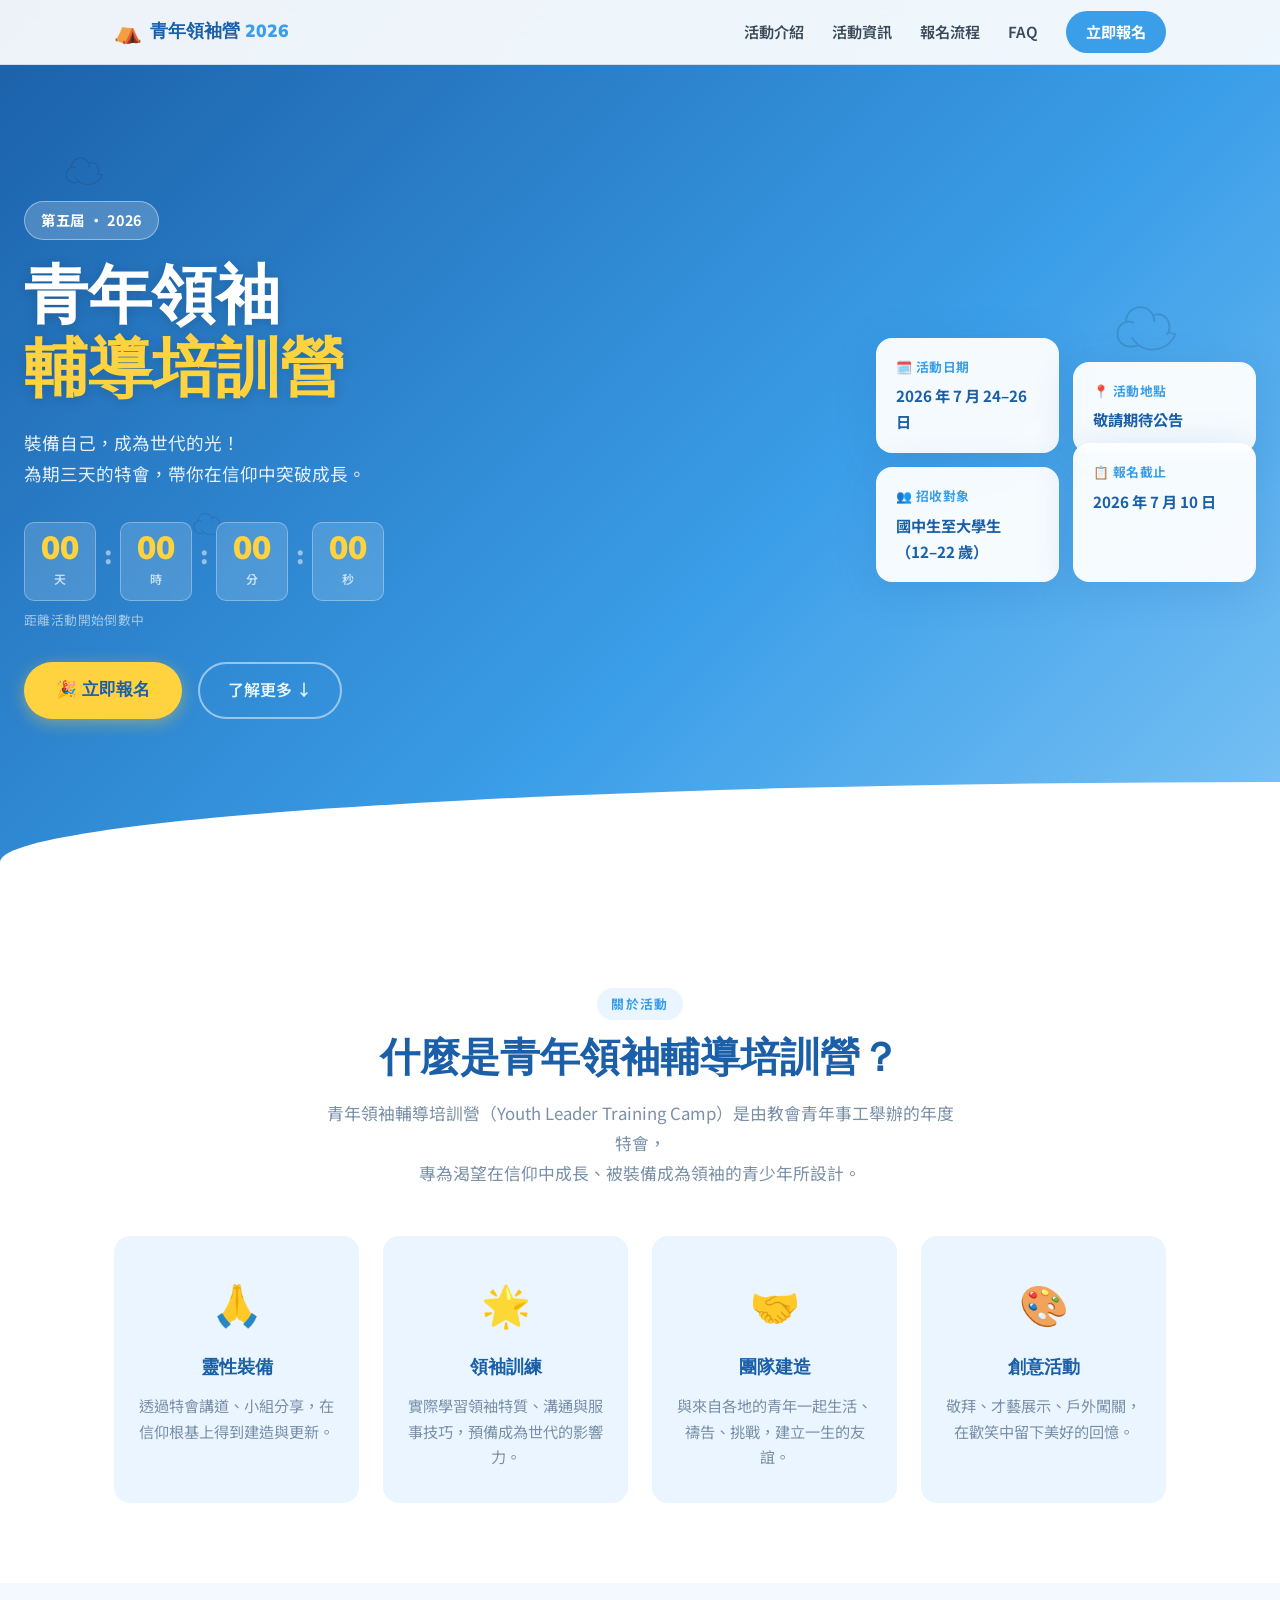
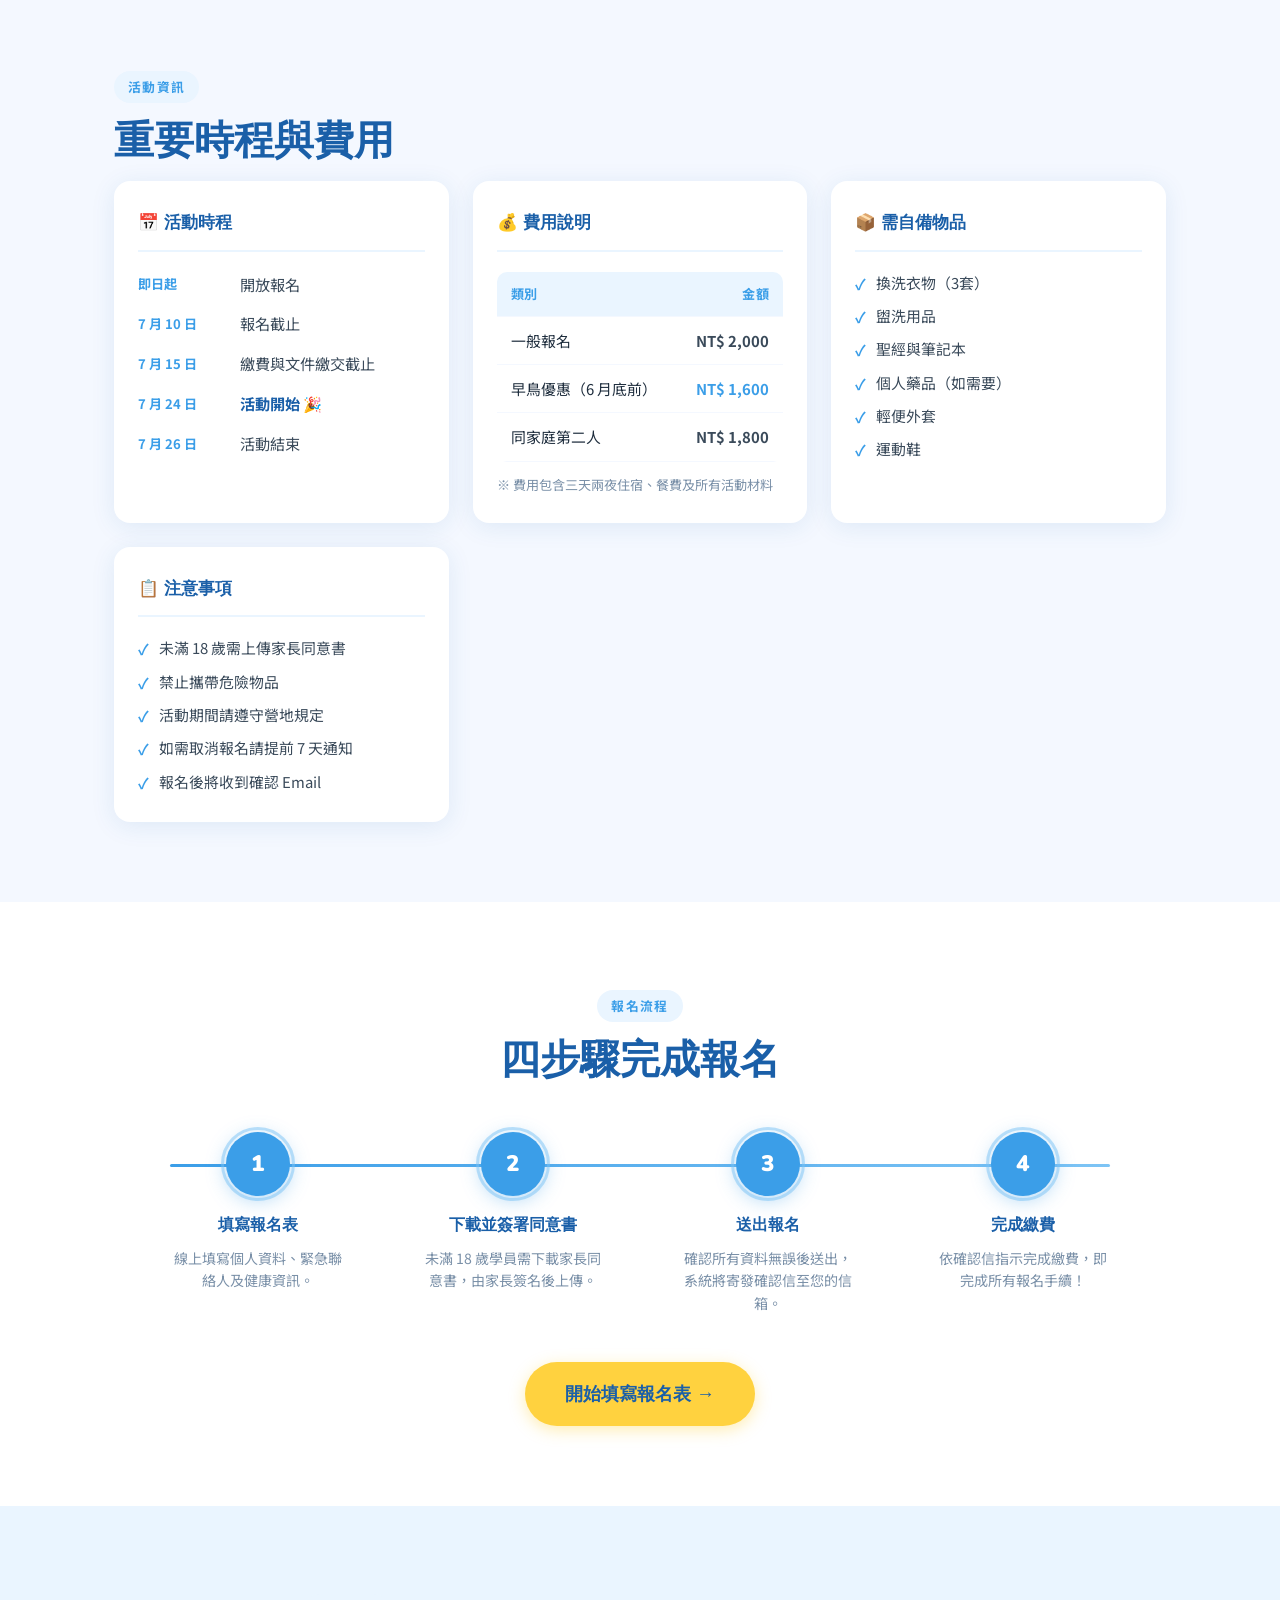
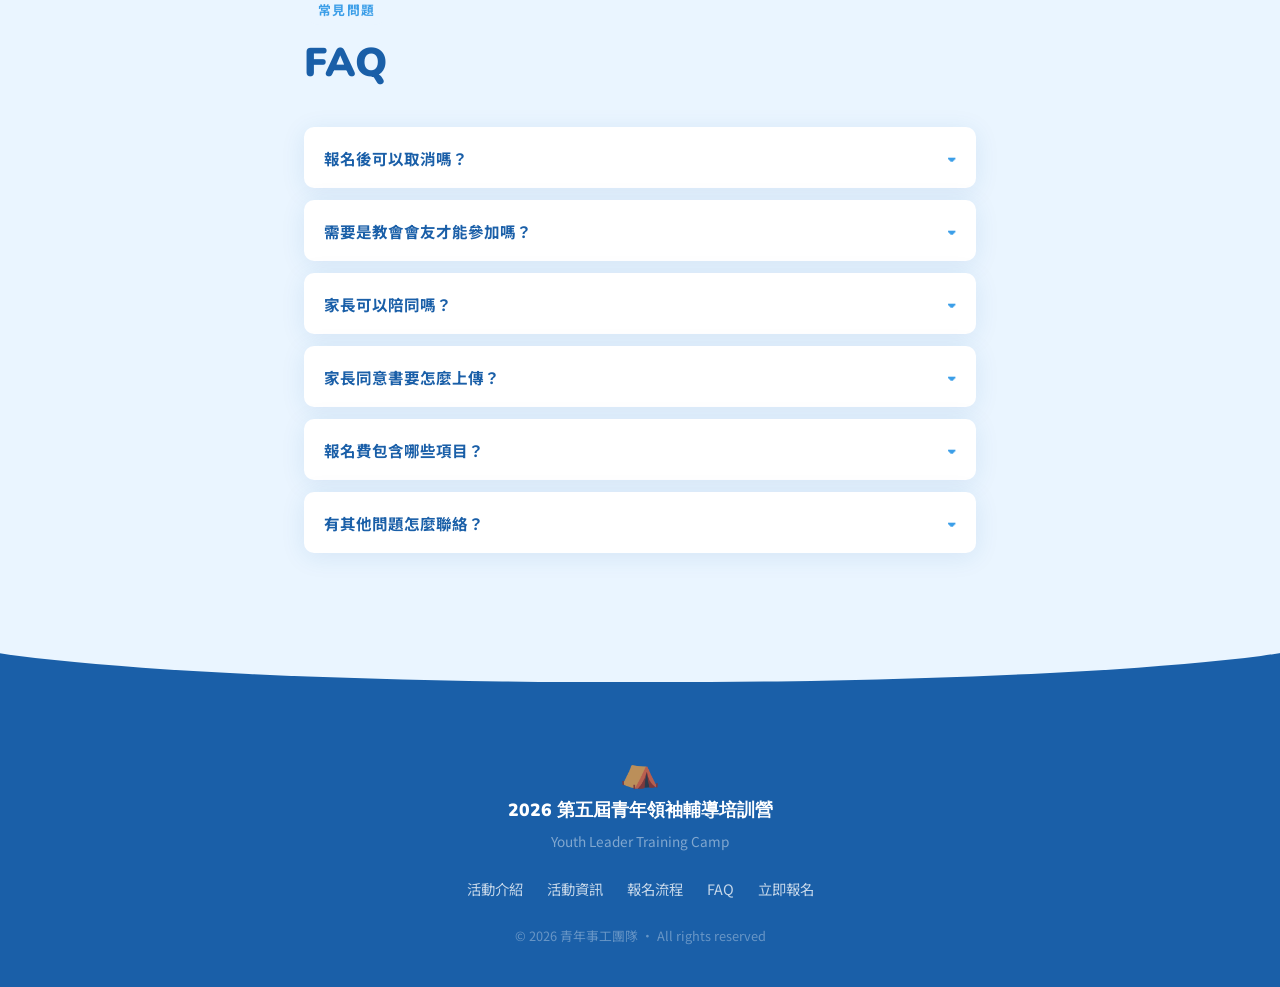
<file: index.html>
<!DOCTYPE html>
<html lang="zh-TW">
<head>
  <meta charset="UTF-8" />
  <meta name="viewport" content="width=device-width, initial-scale=1.0" />
  <title>2026 第五屆青年領袖輔導培訓營</title>
  <link rel="preconnect" href="https://fonts.googleapis.com" />
  <link rel="preconnect" href="https://fonts.gstatic.com" crossorigin />
  <link href="https://fonts.googleapis.com/css2?family=Nunito:wght@400;600;700;900&family=Noto+Sans+TC:wght@400;500;700&display=swap" rel="stylesheet" />
  <link rel="stylesheet" href="./css/style.css" />
</head>
<body>

  <!-- ===== 導覽列 ===== -->
  <header class="navbar" id="navbar">
    <div class="nav-inner">
      <div class="nav-logo">
        <span class="logo-icon">⛺</span>
        <span class="logo-text">青年領袖營 <em>2026</em></span>
      </div>
      <nav class="nav-links" id="navLinks">
        <a href="#about">活動介紹</a>
        <a href="#schedule">活動資訊</a>
        <a href="#steps">報名流程</a>
        <a href="#faq">FAQ</a>
        <a href="./register.html" class="btn-nav">立即報名</a>
      </nav>
      <button class="nav-toggle" id="navToggle" aria-label="選單">
        <span></span><span></span><span></span>
      </button>
    </div>
  </header>

  <!-- ===== HERO ===== -->
  <section class="hero">
    <div class="hero-bg">
      <div class="wave wave1"></div>
      <div class="wave wave2"></div>
      <div class="cloud c1">☁️</div>
      <div class="cloud c2">☁️</div>
      <div class="cloud c3">☁️</div>
    </div>
    <div class="hero-content">
      <div class="hero-badge">第五屆 · 2026</div>
      <h1 class="hero-title">
        青年領袖<br />
        <span class="accent">輔導培訓營</span>
      </h1>
      <p class="hero-sub">裝備自己，成為世代的光！<br />為期三天的特會，帶你在信仰中突破成長。</p>

      <div class="countdown" id="countdown">
        <div class="cd-item">
          <span class="cd-num" id="cd-days">--</span>
          <span class="cd-label">天</span>
        </div>
        <span class="cd-sep">:</span>
        <div class="cd-item">
          <span class="cd-num" id="cd-hours">--</span>
          <span class="cd-label">時</span>
        </div>
        <span class="cd-sep">:</span>
        <div class="cd-item">
          <span class="cd-num" id="cd-mins">--</span>
          <span class="cd-label">分</span>
        </div>
        <span class="cd-sep">:</span>
        <div class="cd-item">
          <span class="cd-num" id="cd-secs">--</span>
          <span class="cd-label">秒</span>
        </div>
      </div>
      <p class="cd-caption">距離活動開始倒數中</p>

      <div class="hero-cta">
        <a href="./register.html" class="btn-primary">🎉 立即報名</a>
        <a href="#about" class="btn-ghost">了解更多 ↓</a>
      </div>
    </div>

    <div class="hero-visual">
      <div class="camp-card">
        <div class="camp-card-header">🗓️ 活動日期</div>
        <div class="camp-card-body">2026 年 7 月 24–26 日</div>
      </div>
      <div class="camp-card">
        <div class="camp-card-header">📍 活動地點</div>
        <div class="camp-card-body">敬請期待公告</div>
      </div>
      <div class="camp-card">
        <div class="camp-card-header">👥 招收對象</div>
        <div class="camp-card-body">國中生至大學生（12–22 歲）</div>
      </div>
      <div class="camp-card">
        <div class="camp-card-header">📋 報名截止</div>
        <div class="camp-card-body">2026 年 7 月 10 日</div>
      </div>
    </div>
  </section>

  <!-- ===== 關於活動 ===== -->
  <section class="section about" id="about">
    <div class="container">
      <div class="section-label">關於活動</div>
      <h2 class="section-title">什麼是青年領袖輔導培訓營？</h2>
      <p class="section-desc">
        青年領袖輔導培訓營（Youth Leader Training Camp）是由教會青年事工舉辦的年度特會，<br class="br-desktop" />
        專為渴望在信仰中成長、被裝備成為領袖的青少年所設計。
      </p>

      <div class="features-grid">
        <div class="feature-card">
          <div class="feature-icon">🙏</div>
          <h3>靈性裝備</h3>
          <p>透過特會講道、小組分享，在信仰根基上得到建造與更新。</p>
        </div>
        <div class="feature-card">
          <div class="feature-icon">🌟</div>
          <h3>領袖訓練</h3>
          <p>實際學習領袖特質、溝通與服事技巧，預備成為世代的影響力。</p>
        </div>
        <div class="feature-card">
          <div class="feature-icon">🤝</div>
          <h3>團隊建造</h3>
          <p>與來自各地的青年一起生活、禱告、挑戰，建立一生的友誼。</p>
        </div>
        <div class="feature-card">
          <div class="feature-icon">🎨</div>
          <h3>創意活動</h3>
          <p>敬拜、才藝展示、戶外闖關，在歡笑中留下美好的回憶。</p>
        </div>
      </div>
    </div>
  </section>

  <!-- ===== 活動資訊 ===== -->
  <section class="section schedule" id="schedule">
    <div class="container">
      <div class="section-label">活動資訊</div>
      <h2 class="section-title">重要時程與費用</h2>

      <div class="info-grid">
        <div class="info-block">
          <h3 class="info-block-title">📅 活動時程</h3>
          <ul class="timeline">
            <li>
              <span class="tl-date">即日起</span>
              <span class="tl-event">開放報名</span>
            </li>
            <li>
              <span class="tl-date">7 月 10 日</span>
              <span class="tl-event">報名截止</span>
            </li>
            <li>
              <span class="tl-date">7 月 15 日</span>
              <span class="tl-event">繳費與文件繳交截止</span>
            </li>
            <li>
              <span class="tl-date">7 月 24 日</span>
              <span class="tl-event tl-highlight">活動開始 🎉</span>
            </li>
            <li>
              <span class="tl-date">7 月 26 日</span>
              <span class="tl-event">活動結束</span>
            </li>
          </ul>
        </div>

        <div class="info-block">
          <h3 class="info-block-title">💰 費用說明</h3>
          <div class="fee-table">
            <div class="fee-row fee-header">
              <span>類別</span>
              <span>金額</span>
            </div>
            <div class="fee-row">
              <span>一般報名</span>
              <span class="fee-amount">NT$ 2,000</span>
            </div>
            <div class="fee-row">
              <span>早鳥優惠（6 月底前）</span>
              <span class="fee-amount accent-text">NT$ 1,600</span>
            </div>
            <div class="fee-row">
              <span>同家庭第二人</span>
              <span class="fee-amount">NT$ 1,800</span>
            </div>
          </div>
          <p class="fee-note">※ 費用包含三天兩夜住宿、餐費及所有活動材料</p>
        </div>

        <div class="info-block">
          <h3 class="info-block-title">📦 需自備物品</h3>
          <ul class="checklist">
            <li>換洗衣物（3套）</li>
            <li>盥洗用品</li>
            <li>聖經與筆記本</li>
            <li>個人藥品（如需要）</li>
            <li>輕便外套</li>
            <li>運動鞋</li>
          </ul>
        </div>

        <div class="info-block">
          <h3 class="info-block-title">📋 注意事項</h3>
          <ul class="checklist">
            <li>未滿 18 歲需上傳家長同意書</li>
            <li>禁止攜帶危險物品</li>
            <li>活動期間請遵守營地規定</li>
            <li>如需取消報名請提前 7 天通知</li>
            <li>報名後將收到確認 Email</li>
          </ul>
        </div>
      </div>
    </div>
  </section>

  <!-- ===== 報名流程 ===== -->
  <section class="section steps" id="steps">
    <div class="container">
      <div class="section-label">報名流程</div>
      <h2 class="section-title">四步驟完成報名</h2>

      <div class="steps-track">
        <div class="steps-line"></div>
        <div class="step-item">
          <div class="step-circle">
            <span class="step-num">1</span>
            <div class="step-ring"></div>
          </div>
          <div class="step-content">
            <h3>填寫報名表</h3>
            <p>線上填寫個人資料、緊急聯絡人及健康資訊。</p>
          </div>
        </div>

        <div class="step-item">
          <div class="step-circle">
            <span class="step-num">2</span>
            <div class="step-ring"></div>
          </div>
          <div class="step-content">
            <h3>下載並簽署同意書</h3>
            <p>未滿 18 歲學員需下載家長同意書，由家長簽名後上傳。</p>
          </div>
        </div>

        <div class="step-item">
          <div class="step-circle">
            <span class="step-num">3</span>
            <div class="step-ring"></div>
          </div>
          <div class="step-content">
            <h3>送出報名</h3>
            <p>確認所有資料無誤後送出，系統將寄發確認信至您的信箱。</p>
          </div>
        </div>

        <div class="step-item">
          <div class="step-circle">
            <span class="step-num">4</span>
            <div class="step-ring"></div>
          </div>
          <div class="step-content">
            <h3>完成繳費</h3>
            <p>依確認信指示完成繳費，即完成所有報名手續！</p>
          </div>
        </div>
      </div>

      <div class="steps-cta">
        <a href="./register.html" class="btn-primary btn-large">開始填寫報名表 →</a>
      </div>
    </div>
  </section>

  <!-- ===== FAQ ===== -->
  <section class="section faq" id="faq">
    <div class="container faq-container">
      <div class="section-label">常見問題</div>
      <h2 class="section-title">FAQ</h2>

      <div class="faq-list" id="faqList">

        <div class="faq-item">
          <button class="faq-q" aria-expanded="false">
            <span>報名後可以取消嗎？</span>
            <span class="faq-arrow">▾</span>
          </button>
          <div class="faq-a">
            <p>可以。請於活動開始前 7 天來信通知，我們將退還報名費（手續費除外）。7 天內恕不退費。</p>
          </div>
        </div>

        <div class="faq-item">
          <button class="faq-q" aria-expanded="false">
            <span>需要是教會會友才能參加嗎？</span>
            <span class="faq-arrow">▾</span>
          </button>
          <div class="faq-a">
            <p>不需要！歡迎所有對信仰有興趣的青少年參加，無論是否為會友。</p>
          </div>
        </div>

        <div class="faq-item">
          <button class="faq-q" aria-expanded="false">
            <span>家長可以陪同嗎？</span>
            <span class="faq-arrow">▾</span>
          </button>
          <div class="faq-a">
            <p>本次活動為學員獨立參與的培訓營，家長不開放陪同入住，但可於指定時間接送。</p>
          </div>
        </div>

        <div class="faq-item">
          <button class="faq-q" aria-expanded="false">
            <span>家長同意書要怎麼上傳？</span>
            <span class="faq-arrow">▾</span>
          </button>
          <div class="faq-a">
            <p>在報名表中輸入出生年月日後，若系統判斷未滿 18 歲，將自動顯示下載與上傳同意書的區塊。下載後請列印、由家長簽名，再拍照或掃描後上傳 PDF 或圖片檔。</p>
          </div>
        </div>

        <div class="faq-item">
          <button class="faq-q" aria-expanded="false">
            <span>報名費包含哪些項目？</span>
            <span class="faq-arrow">▾</span>
          </button>
          <div class="faq-a">
            <p>報名費包含三天兩夜住宿費、所有餐費（6 餐）、活動講義及材料費、T-shirt 一件。</p>
          </div>
        </div>

        <div class="faq-item">
          <button class="faq-q" aria-expanded="false">
            <span>有其他問題怎麼聯絡？</span>
            <span class="faq-arrow">▾</span>
          </button>
          <div class="faq-a">
            <p>請透過 Email 聯絡我們：<a href="mailto:youthcamp@example.com">youthcamp@example.com</a>，或加入官方 LINE 群組，工作人員將盡快回覆。</p>
          </div>
        </div>

      </div>
    </div>
  </section>

  <!-- ===== 頁尾 ===== -->
  <footer class="footer">
    <div class="footer-wave"></div>
    <div class="container footer-inner">
      <div class="footer-brand">
        <span class="logo-icon">⛺</span>
        <p class="footer-title">2026 第五屆青年領袖輔導培訓營</p>
        <p class="footer-sub">Youth Leader Training Camp</p>
      </div>
      <div class="footer-links">
        <a href="#about">活動介紹</a>
        <a href="#schedule">活動資訊</a>
        <a href="#steps">報名流程</a>
        <a href="#faq">FAQ</a>
        <a href="./register.html">立即報名</a>
      </div>
      <p class="footer-copy">© 2026 青年事工團隊 · All rights reserved</p>
    </div>
  </footer>

  <script type="module" src="./js/main.js"></script>
</body>
</html>
</file>
<file: css/style.css>
/* ============================
   CSS Variables & Reset
   ============================ */
:root {
  --blue-dark:  #1A5FA8;
  --blue-main:  #3B9EE8;
  --blue-light: #7DC4F5;
  --blue-pale:  #EAF5FF;
  --yellow:     #FFD23F;
  --yellow-dark:#E8B800;
  --white:      #FFFFFF;
  --gray-100:   #F4F8FF;
  --gray-300:   #D0DFF0;
  --gray-500:   #7A90A8;
  --gray-700:   #3A4A5A;
  --text:       #1E2D3D;
  --radius:     16px;
  --radius-sm:  10px;
  --shadow:     0 4px 24px rgba(26,95,168,0.10);
  --shadow-lg:  0 8px 40px rgba(26,95,168,0.18);
}

*, *::before, *::after { box-sizing: border-box; margin: 0; padding: 0; }

html { scroll-behavior: smooth; }

body {
  font-family: 'Noto Sans TC', 'Nunito', sans-serif;
  color: var(--text);
  background: var(--white);
  line-height: 1.7;
  overflow-x: hidden;
}

a { color: inherit; text-decoration: none; }
ul { list-style: none; }
img { max-width: 100%; display: block; }
button { cursor: pointer; border: none; background: none; font-family: inherit; }

.container {
  max-width: 1100px;
  margin: 0 auto;
  padding: 0 24px;
}

/* ============================
   Navbar
   ============================ */
.navbar {
  position: fixed;
  top: 0; left: 0; right: 0;
  z-index: 100;
  background: rgba(255,255,255,0.92);
  backdrop-filter: blur(12px);
  border-bottom: 1px solid var(--gray-300);
  transition: box-shadow 0.3s;
}
.navbar.scrolled { box-shadow: var(--shadow); }

.nav-inner {
  max-width: 1100px;
  margin: 0 auto;
  padding: 0 24px;
  height: 64px;
  display: flex;
  align-items: center;
  justify-content: space-between;
}

.nav-logo {
  display: flex;
  align-items: center;
  gap: 8px;
  font-family: 'Nunito', sans-serif;
  font-weight: 900;
  font-size: 1.1rem;
  color: var(--blue-dark);
}
.logo-icon { font-size: 1.4rem; }
.nav-logo em { color: var(--blue-main); font-style: normal; }

.nav-links {
  display: flex;
  align-items: center;
  gap: 28px;
}
.nav-links a {
  font-size: 0.95rem;
  font-weight: 600;
  color: var(--gray-700);
  transition: color 0.2s;
}
.nav-links a:hover { color: var(--blue-main); }

.btn-nav {
  background: var(--blue-main);
  color: var(--white) !important;
  padding: 8px 20px;
  border-radius: 50px;
  font-weight: 700 !important;
  transition: background 0.2s, transform 0.15s !important;
}
.btn-nav:hover {
  background: var(--blue-dark) !important;
  transform: translateY(-1px);
}

.nav-toggle {
  display: none;
  flex-direction: column;
  gap: 5px;
  padding: 6px;
}
.nav-toggle span {
  display: block;
  width: 24px;
  height: 2.5px;
  background: var(--blue-dark);
  border-radius: 4px;
  transition: transform 0.3s, opacity 0.3s;
}

/* ============================
   Buttons
   ============================ */
.btn-primary {
  display: inline-block;
  background: var(--yellow);
  color: var(--blue-dark);
  font-family: 'Nunito', sans-serif;
  font-weight: 900;
  font-size: 1.05rem;
  padding: 14px 32px;
  border-radius: 50px;
  transition: background 0.2s, transform 0.15s, box-shadow 0.2s;
  box-shadow: 0 4px 16px rgba(255,210,63,0.4);
}
.btn-primary:hover {
  background: var(--yellow-dark);
  transform: translateY(-2px);
  box-shadow: 0 8px 24px rgba(255,210,63,0.5);
}
.btn-primary.btn-large { font-size: 1.15rem; padding: 16px 40px; }

.btn-ghost {
  display: inline-block;
  color: rgba(255,255,255,0.9);
  font-weight: 600;
  border: 2px solid rgba(255,255,255,0.5);
  padding: 12px 28px;
  border-radius: 50px;
  transition: background 0.2s, border-color 0.2s;
}
.btn-ghost:hover {
  background: rgba(255,255,255,0.15);
  border-color: rgba(255,255,255,0.8);
}

/* ============================
   HERO
   ============================ */
.hero {
  min-height: 100vh;
  background: linear-gradient(135deg, var(--blue-dark) 0%, var(--blue-main) 60%, var(--blue-light) 100%);
  display: flex;
  align-items: center;
  padding: 80px 24px 60px;
  position: relative;
  overflow: hidden;
}

.hero-bg { position: absolute; inset: 0; pointer-events: none; }

/* Animated waves at bottom */
.wave {
  position: absolute;
  bottom: -2px;
  left: 0;
  width: 200%;
  height: 120px;
  background: var(--white);
  border-radius: 50% 50% 0 0 / 80px 80px 0 0;
  animation: waveMove 8s ease-in-out infinite alternate;
}
.wave2 {
  background: rgba(255,255,255,0.35);
  height: 90px;
  animation-duration: 5s;
  animation-direction: alternate-reverse;
}
@keyframes waveMove {
  from { transform: translateX(-5%) scaleY(1); }
  to   { transform: translateX(0%)  scaleY(1.08); }
}

/* Floating clouds */
.cloud {
  position: absolute;
  font-size: 3rem;
  opacity: 0.18;
  animation: floatCloud 12s ease-in-out infinite;
}
.c1 { top: 15%; left: 5%;  animation-delay: 0s;   font-size: 2.5rem; }
.c2 { top: 30%; right: 8%; animation-delay: 4s;   font-size: 4rem; }
.c3 { top: 55%; left: 15%; animation-delay: 8s;   font-size: 2rem; }
@keyframes floatCloud {
  0%, 100% { transform: translateY(0); }
  50%       { transform: translateY(-18px); }
}

/* Hero layout */
.hero-content {
  flex: 1;
  max-width: 560px;
  position: relative;
  z-index: 2;
}

.hero-badge {
  display: inline-block;
  background: rgba(255,255,255,0.2);
  color: var(--white);
  font-size: 0.9rem;
  font-weight: 700;
  padding: 6px 16px;
  border-radius: 50px;
  border: 1.5px solid rgba(255,255,255,0.4);
  margin-bottom: 20px;
  letter-spacing: 0.05em;
}

.hero-title {
  font-family: 'Nunito', sans-serif;
  font-size: clamp(2.6rem, 6vw, 4rem);
  font-weight: 900;
  line-height: 1.15;
  color: var(--white);
  margin-bottom: 20px;
  text-shadow: 0 2px 12px rgba(0,0,0,0.15);
}
.hero-title .accent {
  color: var(--yellow);
  display: block;
}

.hero-sub {
  font-size: 1.1rem;
  color: rgba(255,255,255,0.88);
  line-height: 1.8;
  margin-bottom: 32px;
}

/* Countdown */
.countdown {
  display: flex;
  align-items: center;
  gap: 8px;
  margin-bottom: 8px;
}
.cd-item {
  display: flex;
  flex-direction: column;
  align-items: center;
  background: rgba(255,255,255,0.15);
  border: 1.5px solid rgba(255,255,255,0.3);
  border-radius: var(--radius-sm);
  padding: 10px 16px;
  min-width: 64px;
  backdrop-filter: blur(8px);
}
.cd-num {
  font-family: 'Nunito', sans-serif;
  font-size: 2rem;
  font-weight: 900;
  color: var(--yellow);
  line-height: 1;
  min-width: 2ch;
  text-align: center;
}
.cd-label {
  font-size: 0.75rem;
  color: rgba(255,255,255,0.7);
  font-weight: 600;
  margin-top: 4px;
  letter-spacing: 0.05em;
}
.cd-sep {
  font-size: 1.5rem;
  font-weight: 900;
  color: rgba(255,255,255,0.5);
  margin-bottom: 14px;
}
.cd-caption {
  font-size: 0.8rem;
  color: rgba(255,255,255,0.55);
  margin-bottom: 32px;
  letter-spacing: 0.03em;
}

.hero-cta {
  display: flex;
  gap: 16px;
  flex-wrap: wrap;
}

/* Hero visual cards */
.hero-visual {
  display: grid;
  grid-template-columns: 1fr 1fr;
  gap: 14px;
  max-width: 380px;
  margin-left: auto;
  position: relative;
  z-index: 2;
  flex-shrink: 0;
}

.camp-card {
  background: rgba(255,255,255,0.95);
  border-radius: var(--radius);
  padding: 18px 20px;
  box-shadow: var(--shadow-lg);
  backdrop-filter: blur(8px);
  transition: transform 0.3s;
}
.camp-card:hover { transform: translateY(-4px); }
.camp-card:nth-child(2) { margin-top: 24px; }
.camp-card:nth-child(4) { margin-top: -24px; }

.camp-card-header {
  font-size: 0.8rem;
  font-weight: 700;
  color: var(--blue-main);
  margin-bottom: 6px;
  letter-spacing: 0.03em;
}
.camp-card-body {
  font-size: 0.95rem;
  font-weight: 700;
  color: var(--blue-dark);
}

/* ============================
   Section Commons
   ============================ */
.section {
  padding: 88px 0 80px;
}

.section-label {
  display: inline-block;
  font-size: 0.8rem;
  font-weight: 700;
  letter-spacing: 0.1em;
  text-transform: uppercase;
  color: var(--blue-main);
  background: var(--blue-pale);
  padding: 5px 14px;
  border-radius: 50px;
  margin-bottom: 14px;
}

.section-title {
  font-family: 'Nunito', sans-serif;
  font-size: clamp(1.8rem, 4vw, 2.5rem);
  font-weight: 900;
  color: var(--blue-dark);
  margin-bottom: 16px;
  line-height: 1.2;
}

.section-desc {
  font-size: 1.05rem;
  color: var(--gray-500);
  max-width: 640px;
  line-height: 1.8;
  margin-bottom: 48px;
}

/* ============================
   About / Features
   ============================ */
.about { background: var(--white); }

.about .container { text-align: center; }
.about .section-desc { margin: 0 auto 48px; }

.features-grid {
  display: grid;
  grid-template-columns: repeat(auto-fit, minmax(220px, 1fr));
  gap: 24px;
}

.feature-card {
  background: var(--blue-pale);
  border-radius: var(--radius);
  padding: 32px 24px;
  text-align: center;
  transition: transform 0.3s, box-shadow 0.3s;
  border: 1.5px solid transparent;
}
.feature-card:hover {
  transform: translateY(-6px);
  box-shadow: var(--shadow-lg);
  border-color: var(--blue-light);
}

.feature-icon { font-size: 2.5rem; margin-bottom: 14px; }
.feature-card h3 {
  font-family: 'Nunito', sans-serif;
  font-size: 1.15rem;
  font-weight: 900;
  color: var(--blue-dark);
  margin-bottom: 10px;
}
.feature-card p {
  font-size: 0.95rem;
  color: var(--gray-500);
  line-height: 1.7;
}

/* ============================
   Schedule / Info
   ============================ */
.schedule { background: var(--gray-100); }

.info-grid {
  display: grid;
  grid-template-columns: repeat(auto-fit, minmax(260px, 1fr));
  gap: 24px;
}

.info-block {
  background: var(--white);
  border-radius: var(--radius);
  padding: 28px 24px;
  box-shadow: var(--shadow);
}

.info-block-title {
  font-family: 'Nunito', sans-serif;
  font-size: 1.05rem;
  font-weight: 900;
  color: var(--blue-dark);
  margin-bottom: 20px;
  padding-bottom: 12px;
  border-bottom: 2px solid var(--blue-pale);
}

/* Timeline */
.timeline { display: flex; flex-direction: column; gap: 14px; }
.timeline li {
  display: grid;
  grid-template-columns: 90px 1fr;
  gap: 12px;
  align-items: center;
}
.tl-date {
  font-size: 0.82rem;
  font-weight: 700;
  color: var(--blue-main);
  white-space: nowrap;
}
.tl-event {
  font-size: 0.95rem;
  color: var(--gray-700);
}
.tl-highlight {
  font-weight: 700;
  color: var(--blue-dark);
}

/* Fee table */
.fee-table { border-radius: var(--radius-sm); overflow: hidden; margin-bottom: 12px; }
.fee-row {
  display: flex;
  justify-content: space-between;
  align-items: center;
  padding: 11px 14px;
  font-size: 0.93rem;
  border-bottom: 1px solid var(--gray-100);
}
.fee-header {
  background: var(--blue-pale);
  font-weight: 700;
  font-size: 0.82rem;
  color: var(--blue-main);
  letter-spacing: 0.04em;
}
.fee-amount { font-weight: 700; color: var(--gray-700); }
.accent-text { color: var(--blue-main) !important; }
.fee-note {
  font-size: 0.82rem;
  color: var(--gray-500);
  line-height: 1.6;
}

/* Checklist */
.checklist { display: flex; flex-direction: column; gap: 10px; }
.checklist li {
  display: flex;
  align-items: flex-start;
  gap: 10px;
  font-size: 0.93rem;
  color: var(--gray-700);
  line-height: 1.5;
}
.checklist li::before {
  content: '✓';
  color: var(--blue-main);
  font-weight: 700;
  flex-shrink: 0;
  margin-top: 1px;
}

/* ============================
   Steps
   ============================ */
.steps { background: var(--white); }
.steps .container { text-align: center; }

.steps-track {
  position: relative;
  display: flex;
  justify-content: space-between;
  margin: 48px 0 48px;
  padding: 0 24px;
  gap: 16px;
}

.steps-line {
  position: absolute;
  top: 32px;
  left: calc(24px + 32px);
  right: calc(24px + 32px);
  height: 3px;
  background: linear-gradient(90deg, var(--blue-main), var(--blue-light));
  border-radius: 4px;
  z-index: 0;
}

.step-item {
  flex: 1;
  display: flex;
  flex-direction: column;
  align-items: center;
  gap: 16px;
  position: relative;
  z-index: 1;
}

.step-circle {
  position: relative;
  width: 64px;
  height: 64px;
  border-radius: 50%;
  background: var(--blue-main);
  display: flex;
  align-items: center;
  justify-content: center;
  box-shadow: 0 4px 20px rgba(59,158,232,0.4);
  flex-shrink: 0;
}
.step-num {
  font-family: 'Nunito', sans-serif;
  font-size: 1.4rem;
  font-weight: 900;
  color: var(--white);
}
.step-ring {
  position: absolute;
  inset: -5px;
  border-radius: 50%;
  border: 3px solid var(--blue-light);
  opacity: 0.5;
}

.step-content h3 {
  font-family: 'Nunito', sans-serif;
  font-size: 1rem;
  font-weight: 900;
  color: var(--blue-dark);
  margin-bottom: 8px;
}
.step-content p {
  font-size: 0.88rem;
  color: var(--gray-500);
  line-height: 1.6;
  max-width: 180px;
  margin: 0 auto;
}

.steps-cta { margin-top: 16px; }

/* ============================
   FAQ
   ============================ */
.faq { background: var(--blue-pale); }
.faq-container { max-width: 720px; }

.faq-list { display: flex; flex-direction: column; gap: 12px; margin-top: 40px; }

.faq-item {
  background: var(--white);
  border-radius: var(--radius-sm);
  overflow: hidden;
  box-shadow: var(--shadow);
}

.faq-q {
  width: 100%;
  display: flex;
  justify-content: space-between;
  align-items: center;
  padding: 18px 20px;
  font-size: 0.97rem;
  font-weight: 700;
  color: var(--blue-dark);
  text-align: left;
  transition: background 0.2s;
  gap: 12px;
}
.faq-q:hover { background: var(--gray-100); }
.faq-q[aria-expanded="true"] { color: var(--blue-main); }

.faq-arrow {
  font-size: 1.1rem;
  transition: transform 0.3s;
  flex-shrink: 0;
  color: var(--blue-main);
}
.faq-q[aria-expanded="true"] .faq-arrow { transform: rotate(180deg); }

.faq-a {
  max-height: 0;
  overflow: hidden;
  transition: max-height 0.35s ease, padding 0.3s;
  padding: 0 20px;
}
.faq-a.open {
  max-height: 300px;
  padding: 0 20px 18px;
}
.faq-a p {
  font-size: 0.93rem;
  color: var(--gray-500);
  line-height: 1.8;
}
.faq-a a { color: var(--blue-main); text-decoration: underline; }

/* ============================
   Footer
   ============================ */
.footer {
  background: var(--blue-dark);
  color: rgba(255,255,255,0.75);
  position: relative;
  padding-top: 60px;
}

.footer-wave {
  position: absolute;
  top: -1px; left: 0; right: 0;
  height: 50px;
  background: var(--blue-pale);
  clip-path: ellipse(55% 100% at 50% 0%);
}

.footer-inner {
  display: flex;
  flex-direction: column;
  align-items: center;
  text-align: center;
  padding: 48px 24px 40px;
  gap: 24px;
}

.footer-brand .logo-icon { font-size: 2rem; margin-bottom: 10px; }
.footer-title {
  font-family: 'Nunito', sans-serif;
  font-size: 1.1rem;
  font-weight: 900;
  color: var(--white);
  margin-bottom: 4px;
}
.footer-sub { font-size: 0.85rem; opacity: 0.6; }

.footer-links {
  display: flex;
  flex-wrap: wrap;
  gap: 8px 24px;
  justify-content: center;
}
.footer-links a {
  font-size: 0.9rem;
  transition: color 0.2s;
}
.footer-links a:hover { color: var(--yellow); }

.footer-copy { font-size: 0.8rem; opacity: 0.45; }

/* ============================
   Responsive
   ============================ */
.br-desktop { display: block; }

@media (max-width: 900px) {
  .hero {
    flex-direction: column;
    text-align: center;
    gap: 48px;
    padding: 100px 24px 80px;
  }
  .hero-cta { justify-content: center; }
  .hero-visual {
    margin: 0 auto;
    max-width: 340px;
  }
  .steps-track { flex-direction: column; align-items: center; gap: 32px; }
  .steps-line { display: none; }
  .step-item { flex-direction: row; text-align: left; width: 100%; max-width: 400px; }
  .step-content h3, .step-content p { max-width: none; margin: 0; }
  .br-desktop { display: none; }
}

@media (max-width: 640px) {
  .nav-links {
    display: none;
    position: absolute;
    top: 64px; left: 0; right: 0;
    background: var(--white);
    flex-direction: column;
    padding: 16px 24px 24px;
    gap: 16px;
    box-shadow: var(--shadow-lg);
    border-bottom-left-radius: var(--radius);
    border-bottom-right-radius: var(--radius);
  }
  .nav-links.open { display: flex; }
  .nav-toggle { display: flex; }

  .hero-visual {
    grid-template-columns: 1fr 1fr;
    max-width: 100%;
  }
  .camp-card:nth-child(2),
  .camp-card:nth-child(4) { margin-top: 0; }

  .countdown { flex-wrap: wrap; justify-content: center; }
  .cd-item { min-width: 56px; padding: 8px 12px; }
  .cd-num { font-size: 1.6rem; }

  .info-grid { grid-template-columns: 1fr; }
  .features-grid { grid-template-columns: 1fr 1fr; }
}

@media (max-width: 420px) {
  .features-grid { grid-template-columns: 1fr; }
  .hero-visual { grid-template-columns: 1fr; }
  .camp-card:nth-child(odd) { margin-top: 0; }
}

/* ============================
   Scroll-reveal
   ============================ */
.reveal {
  opacity: 0;
  transform: translateY(28px);
  transition: opacity 0.6s ease, transform 0.6s ease;
}
.reveal.visible {
  opacity: 1;
  transform: none;
}
</file>
